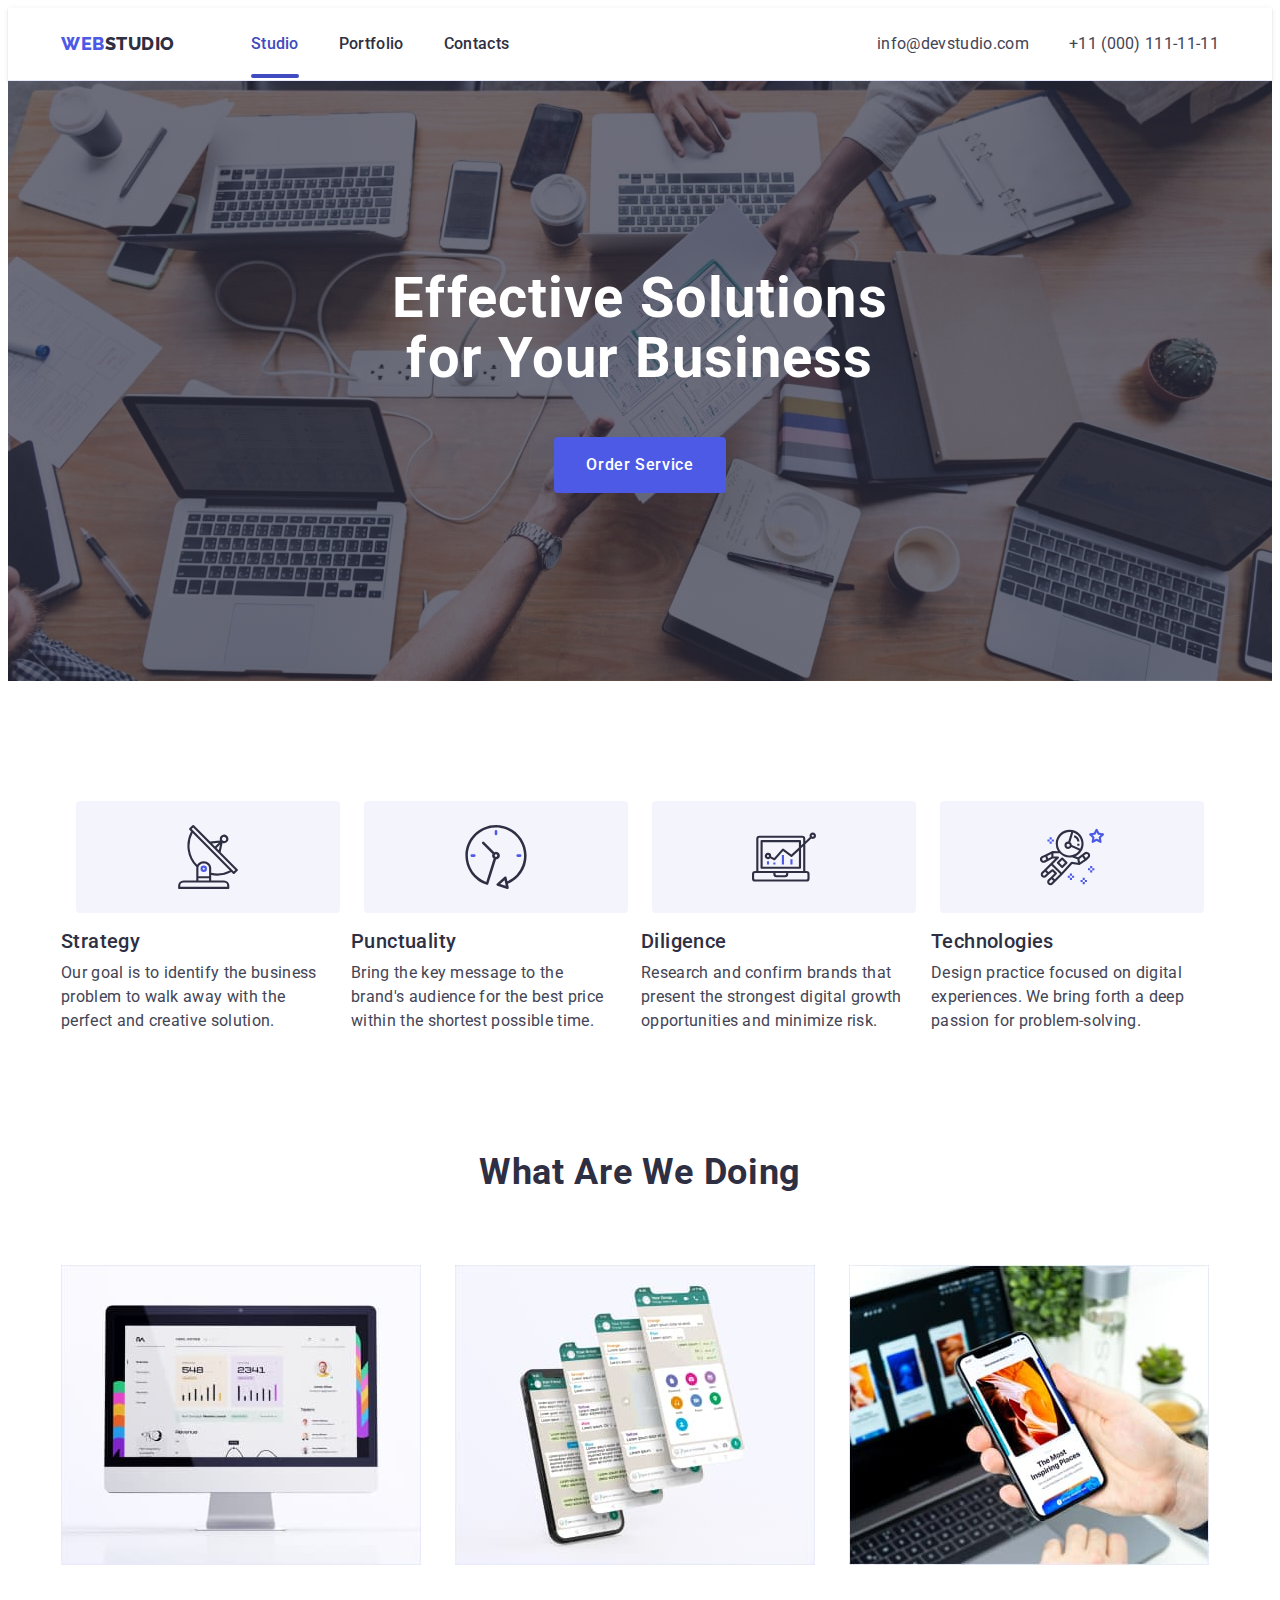
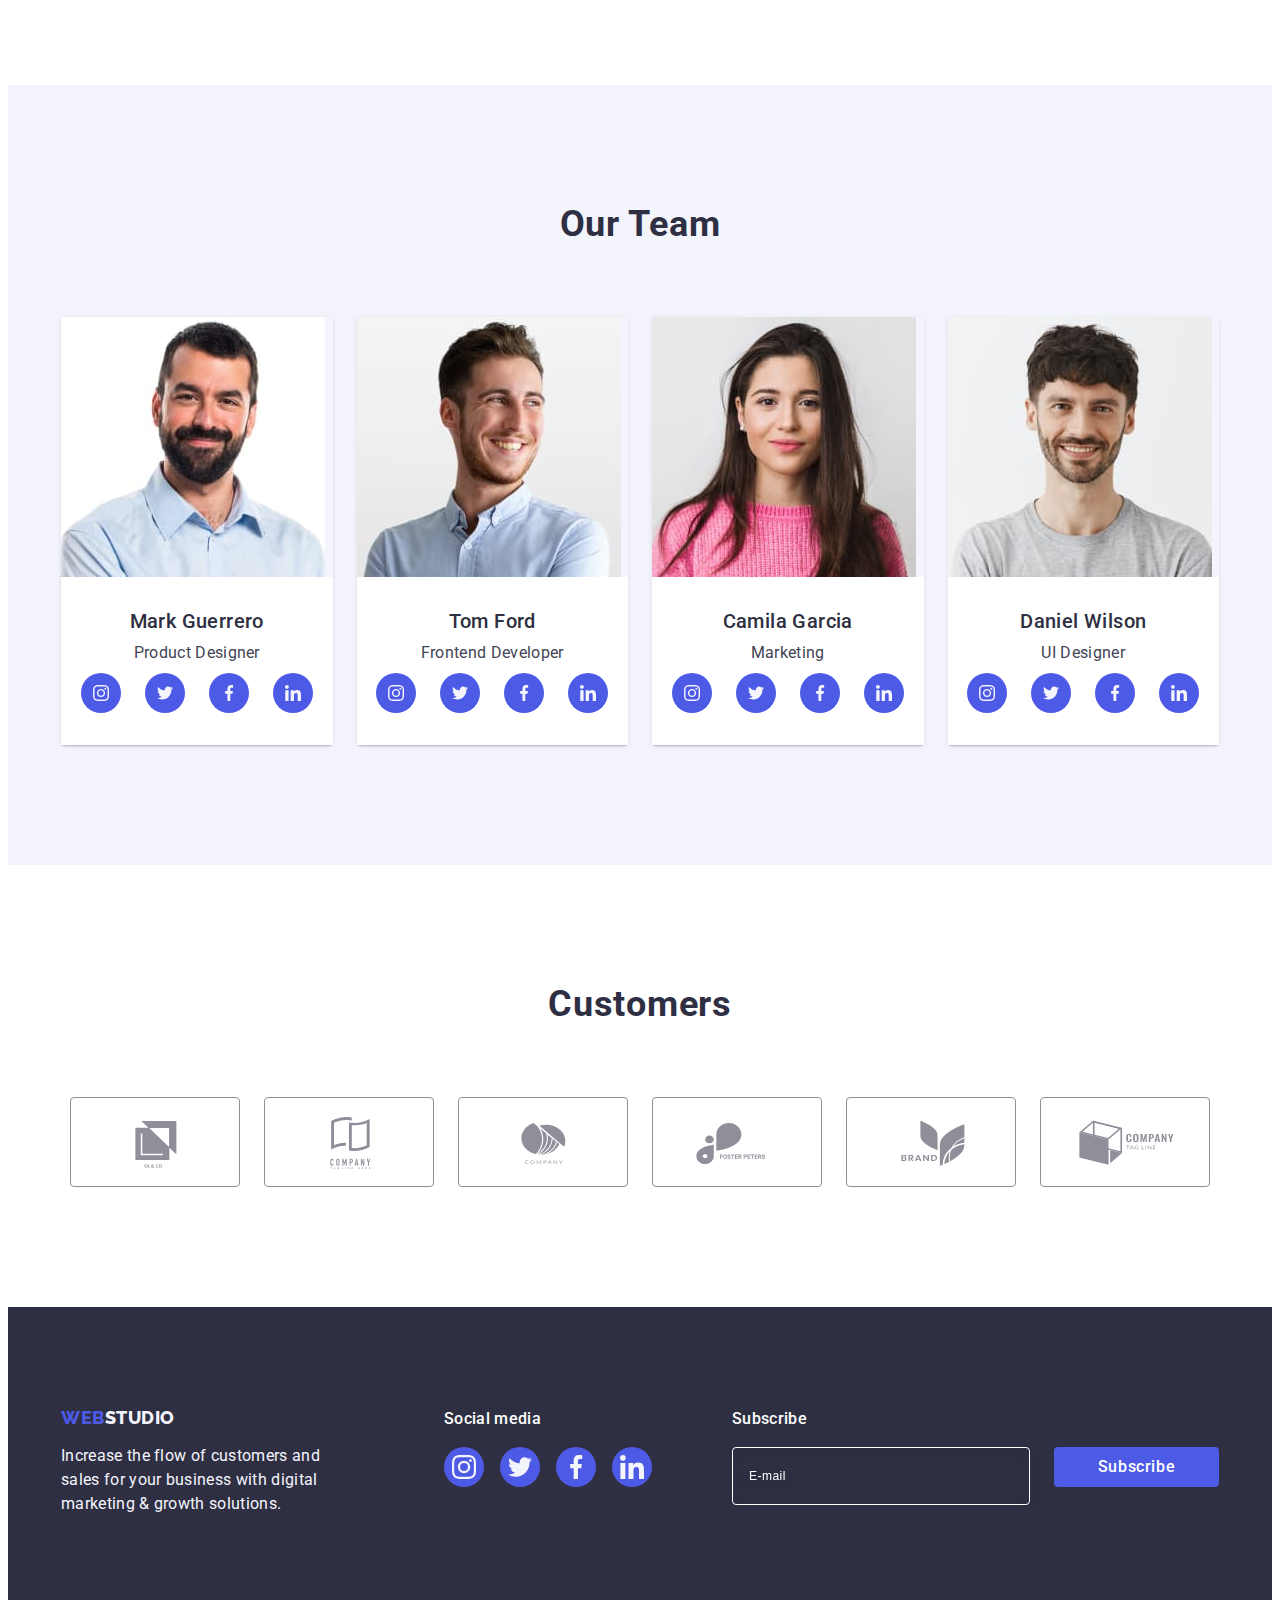
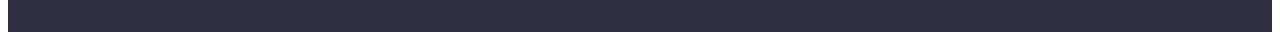
<file: index.html>
<!DOCTYPE html>
<html lang="en">
  <head>
    <meta charset="UTF-8" />
    <meta http-equiv="X-UA-Compatible" content="IE=edge" />
    <meta name="viewport" content="width=device-width, initial-scale=1.0" />
    <title>Studio</title>

    <link
      rel="stylesheet"
      href="https://cdnjs.cloudflare.com/ajax/libs/modern-normalize/2.0.0/modern-normalize.min.css"
      integrity="sha512-4xo8blKMVCiXpTaLzQSLSw3KFOVPWhm/TRtuPVc4WG6kUgjH6J03IBuG7JZPkcWMxJ5huwaBpOpnwYElP/m6wg=="
      crossorigin="anonymous"
      referrerpolicy="no-referrer"
    />
    <link rel="preconnect" href="https://fonts.googleapis.com" />
    <link rel="preconnect" href="https://fonts.googleapis.com" />
    <link rel="preconnect" href="https://fonts.gstatic.com" crossorigin />
    <link
      href="https://fonts.googleapis.com/css2?family=Raleway:wght@800&family=Roboto:wght@400;500;700;900&display=swap"
      rel="stylesheet"
    />
    <link rel="stylesheet" href="./css/styles.css" />
  </head>
  <body>
    <header class="page-header">
      <div class="container page-header-container">
        <nav class="header-nav">
          <a class="logo link" href="./index.html"
            >Web<span class="logo-header">Studio</span></a
          >
          <ul class="menu list">
            <li class="menu-item">
              <a class="menu-link current link" href="./index.html">Studio</a>
            </li>
            <li class="menu-item">
              <a class="menu-link link" href="./portfolio.html">Portfolio</a>
            </li>
            <li class="menu-item">
              <a class="menu-link link" href="">Contacts</a>
            </li>
          </ul>
        </nav>
        <address>
          <ul class="contact-list list">
            <li class="contact-items">
              <a class="contact-item link" href="mailto:info@devstudio.com"
                >info@devstudio.com</a
              >
            </li>
            <li class="contact-items">
              <a class="contact-item link" href="tel:+110001111111"
                >+11 (000) 111-11-11</a
              >
            </li>
          </ul>
        </address>
      </div>
    </header>
    <main>
      <section class="hero-section">
        <div class="container container-hero">
          <h1 class="hero-title">Effective Solutions for Your Business</h1>
          <button class="hero-btn" type="button" data-modal-open>
            Order Service
          </button>
        </div>
      </section>
      <section class="advantages-section section">
        <div class="container container-advantages">
          <h2 hidden>Advantages</h2>
          <ul class="advantages-picture-list list">
            <li class="advantages-picture-item">
              <div class="advantages-picture-box">
                <svg
                  class="advantages-picture-icon"
                  aria-label="icon antenna"
                  width="64"
                  height="64"
                >
                  <use href="./images/icons.svg#icon-antenna"></use>
                </svg>
              </div>
            </li>
            <li class="advantages-picture-item">
              <div class="advantages-picture-box">
                <svg
                  class="advantages-picture-icon"
                  aria-label="icon clock"
                  width="64"
                  height="64"
                >
                  <use href="./images/icons.svg#icon-clock"></use>
                </svg>
              </div>
            </li>
            <li class="advantages-picture-item">
              <div class="advantages-picture-box">
                <svg
                  class="advantages-picture-icon"
                  aria-label="icon diagram"
                  width="64"
                  height="64"
                >
                  <use href="./images/icons.svg#icon-diagram"></use>
                </svg>
              </div>
            </li>
            <li class="advantages-picture-item">
              <div class="advantages-picture-box">
                <svg
                  class="advantages-picture-icon"
                  aria-label="icon astronau"
                  width="64"
                  height="64"
                >
                  <use href="./images/icons.svg#icon-astronaut"></use>
                </svg>
              </div>
            </li>
          </ul>
          <ul class="advantages-list list">
            <li class="advantages-item">
              <h3 class="advantages-title">Strategy</h3>
              <p class="advantages-text">
                Our goal is to identify the business problem to walk away with
                the perfect and creative solution.
              </p>
            </li>
            <li class="advantages-item">
              <h3 class="advantages-title">Punctuality</h3>
              <p class="advantages-text">
                Bring the key message to the brand's audience for the best price
                within the shortest possible time.
              </p>
            </li>
            <li class="advantages-item">
              <h3 class="advantages-title">Diligence</h3>
              <p class="advantages-text">
                Research and confirm brands that present the strongest digital
                growth opportunities and minimize risk.
              </p>
            </li>
            <li class="advantages-item">
              <h3 class="advantages-title">Technologies</h3>
              <p class="advantages-text">
                Design practice focused on digital experiences. We bring forth a
                deep passion for problem-solving.
              </p>
            </li>
          </ul>
        </div>
      </section>
      <section class="product-section section">
        <div class="container">
          <h2 class="product-title">What are we doing</h2>
          <ul class="product-list list">
            <li class="product-item">
              <img
                class="product-img"
                src="./images/what-are-we-doing/img-1.jpg"
                alt="screen"
                width="360"
                height="300"
              />
            </li>
            <li class="product-item">
              <img
                class="product-img"
                src="./images/what-are-we-doing/img-2.jpg"
                alt="addition"
                width="360"
                height="300"
              />
            </li>
            <li class="product-item">
              <img
                class="product-img"
                src="./images/what-are-we-doing/img-3.jpg"
                alt="phone"
                width="360"
                height="300"
              />
            </li>
          </ul>
        </div>
      </section>
      <section class="team-section section">
        <div class="container">
          <h2 class="team-main-title">Our Team</h2>
          <ul class="team-list list">
            <li class="team-item">
              <img
                class="team-img"
                src="./images/our-team/mark-guerrero.jpg"
                alt="man"
                width="264"
                height="260"
              />
              <div class="team-title-box">
                <h3 class="team-title">Mark Guerrero</h3>
                <p class="team-subtitle">Product Designer</p>
                <ul class="social-list list">
                  <li class="social-list-item">
                    <a href="" class="social-list-link">
                      <svg
                        class="social-list-icon"
                        aria-label="icon instagram"
                        width="16"
                        height="16"
                      >
                        <use href="./images/icons.svg#icon-instagram"></use>
                      </svg>
                    </a>
                  </li>
                  <li class="social-list-item">
                    <a href="" class="social-list-link">
                      <svg
                        class="social-list-icon"
                        aria-label="icon twitter"
                        width="16"
                        height="16"
                      >
                        <use href="./images/icons.svg#icon-twitter"></use>
                      </svg>
                    </a>
                  </li>
                  <li class="social-list-item">
                    <a href="" class="social-list-link">
                      <svg
                        class="social-list-icon"
                        aria-label="icon facebook"
                        width="16"
                        height="16"
                      >
                        <use href="./images/icons.svg#icon-facebook"></use>
                      </svg>
                    </a>
                  </li>
                  <li class="social-list-item">
                    <a href="" class="social-list-link">
                      <svg
                        class="social-list-icon"
                        aria-label="icon-linkedin"
                        width="16"
                        height="16"
                      >
                        <use href="./images/icons.svg#icon-linkedin"></use>
                      </svg>
                    </a>
                  </li>
                </ul>
              </div>
            </li>
            <li class="team-item">
              <img
                class="team-img"
                src="./images/our-team/tom-ford.jpg"
                alt="man"
                width="264"
                height="260"
              />
              <div class="team-title-box">
                <h3 class="team-title">Tom Ford</h3>
                <p class="team-subtitle">Frontend Developer</p>
                <ul class="social-list list">
                  <li class="social-list-item">
                    <a href="" class="social-list-link">
                      <svg
                        class="social-list-icon"
                        aria-label="icon instagram"
                        width="16"
                        height="16"
                      >
                        <use href="./images/icons.svg#icon-instagram"></use>
                      </svg>
                    </a>
                  </li>
                  <li class="social-list-item">
                    <a href="" class="social-list-link">
                      <svg
                        class="social-list-icon"
                        aria-label="icon twitter"
                        width="16"
                        height="16"
                      >
                        <use href="./images/icons.svg#icon-twitter"></use>
                      </svg>
                    </a>
                  </li>
                  <li class="social-list-item">
                    <a href="" class="social-list-link">
                      <svg
                        class="social-list-icon"
                        aria-label="icon facebook"
                        width="16"
                        height="16"
                      >
                        <use href="./images/icons.svg#icon-facebook"></use>
                      </svg>
                    </a>
                  </li>
                  <li class="social-list-item">
                    <a href="" class="social-list-link">
                      <svg
                        class="social-list-icon"
                        aria-label="icon-linkedin"
                        width="16"
                        height="16"
                      >
                        <use href="./images/icons.svg#icon-linkedin"></use>
                      </svg>
                    </a>
                  </li>
                </ul>
              </div>
            </li>
            <li class="team-item">
              <img
                class="team-img"
                src="./images/our-team/camila-garcia.jpg"
                alt="woman"
                width="264"
                height="260"
              />
              <div class="team-title-box">
                <h3 class="team-title">Camila Garcia</h3>
                <p class="team-subtitle">Marketing</p>
                <ul class="social-list list">
                  <li class="social-list-item">
                    <a href="" class="social-list-link">
                      <svg
                        class="social-list-icon"
                        aria-label="icon instagram"
                        width="16"
                        height="16"
                      >
                        <use href="./images/icons.svg#icon-instagram"></use>
                      </svg>
                    </a>
                  </li>
                  <li class="social-list-item">
                    <a href="" class="social-list-link">
                      <svg
                        class="social-list-icon"
                        aria-label="icon twitter"
                        width="16"
                        height="16"
                      >
                        <use href="./images/icons.svg#icon-twitter"></use>
                      </svg>
                    </a>
                  </li>
                  <li class="social-list-item">
                    <a href="" class="social-list-link">
                      <svg
                        class="social-list-icon"
                        aria-label="icon facebook"
                        width="16"
                        height="16"
                      >
                        <use href="./images/icons.svg#icon-facebook"></use>
                      </svg>
                    </a>
                  </li>
                  <li class="social-list-item">
                    <a href="" class="social-list-link">
                      <svg
                        class="social-list-icon"
                        aria-label="icon-linkedin"
                        width="16"
                        height="16"
                      >
                        <use href="./images/icons.svg#icon-linkedin"></use>
                      </svg>
                    </a>
                  </li>
                </ul>
              </div>
            </li>
            <li class="team-item">
              <img
                class="team-img"
                src="./images/our-team/daniel-wilson.jpg"
                alt="man"
                width="264"
                height="260"
              />
              <div class="team-title-box">
                <h3 class="team-title">Daniel Wilson</h3>
                <p class="team-subtitle">UI Designer</p>
                <ul class="social-list list">
                  <li class="social-list-item">
                    <a href="" class="social-list-link">
                      <svg
                        class="social-list-icon"
                        aria-label="icon instagram"
                        width="16"
                        height="16"
                      >
                        <use href="./images/icons.svg#icon-instagram"></use>
                      </svg>
                    </a>
                  </li>
                  <li class="social-list-item">
                    <a href="" class="social-list-link">
                      <svg
                        class="social-list-icon"
                        aria-label="icon twitter"
                        width="16"
                        height="16"
                      >
                        <use href="./images/icons.svg#icon-twitter"></use>
                      </svg>
                    </a>
                  </li>
                  <li class="social-list-item">
                    <a href="" class="social-list-link">
                      <svg
                        class="social-list-icon"
                        aria-label="icon facebook"
                        width="16"
                        height="16"
                      >
                        <use href="./images/icons.svg#icon-facebook"></use>
                      </svg>
                    </a>
                  </li>
                  <li class="social-list-item">
                    <a href="" class="social-list-link">
                      <svg
                        class="social-list-icon"
                        aria-label="icon linkedin"
                        width="16"
                        height="16"
                      >
                        <use href="./images/icons.svg#icon-linkedin"></use>
                      </svg>
                    </a>
                  </li>
                </ul>
              </div>
            </li>
          </ul>
        </div>
      </section>
      <section class="section section-customers">
        <div class="container">
          <h2 class="team-title-customers">Customers</h2>
          <ul class="team-customers-list list">
            <li class="team-customers-item">
              <a href="" class="team-customers-link">
                <svg
                  class="team-customers-icon"
                  aria-label="company logo"
                  width="104"
                  height="56"
                >
                  <use href="./images/icons.svg#icon-Logo-1"></use>
                </svg>
              </a>
            </li>
            <li class="team-customers-item">
              <a href="" class="team-customers-link">
                <svg
                  class="team-customers-icon"
                  aria-label="company logo"
                  width="104"
                  height="56"
                >
                  <use href="./images/icons.svg#icon-Logo-2"></use>
                </svg>
              </a>
            </li>
            <li class="team-customers-item">
              <a href="" class="team-customers-link">
                <svg
                  class="team-customers-icon"
                  aria-label="company logo"
                  width="104"
                  height="56"
                >
                  <use href="./images/icons.svg#icon-Logo-3"></use>
                </svg>
              </a>
            </li>
            <li class="team-customers-item">
              <a href="" class="team-customers-link">
                <svg
                  class="team-customers-icon"
                  aria-label="company logo"
                  width="104"
                  height="56"
                >
                  <use href="./images/icons.svg#icon-Logo-4"></use>
                </svg>
              </a>
            </li>
            <li class="team-customers-item">
              <a href="" class="team-customers-link">
                <svg
                  class="team-customers-icon"
                  aria-label="company logo"
                  width="104"
                  height="56"
                >
                  <use href="./images/icons.svg#icon-Logo-5"></use>
                </svg>
              </a>
            </li>
            <li class="team-customers-item">
              <a href="" class="team-customers-link">
                <svg
                  class="team-customers-icon"
                  aria-label="company logo"
                  width="104"
                  height="56"
                >
                  <use href="./images/icons.svg#icon-Logo-6"></use>
                </svg>
              </a>
            </li>
          </ul>
        </div>
      </section>
    </main>
    <footer class="page-footer">
      <div class="container footer-container">
        <div class="footer-box-left">
          <a class="logo logo-footer link" href="./index.html"
            >Web<span class="logo-footer-color">Studio</span></a
          >
          <p class="footer-text">
            Increase the flow of customers and sales for your business with
            digital marketing & growth solutions.
          </p>
        </div>
        <div class="footer-box-social">
          <p class="footer-text-social">Social media</p>
          <ul class="foter-social-list list">
            <li class="footer-social-list-item">
              <a href="" class="footer-social-list-link">
                <svg
                  class="footer-social-list-icon"
                  aria-label="icon instagram"
                  width="24"
                  height="24"
                >
                  <use href="./images/icons.svg#icon-instagram"></use>
                </svg>
              </a>
            </li>
            <li class="footer-social-list-item">
              <a href="" class="footer-social-list-link">
                <svg
                  class="footer-social-list-icon"
                  aria-label="icon twitter"
                  width="24"
                  height="24"
                >
                  <use href="./images/icons.svg#icon-twitter"></use>
                </svg>
              </a>
            </li>
            <li class="footer-social-list-item">
              <a href="" class="footer-social-list-link">
                <svg
                  class="footer-social-list-icon"
                  aria-label="icon facebook"
                  width="24"
                  height="24"
                >
                  <use href="./images/icons.svg#icon-facebook"></use>
                </svg>
              </a>
            </li>
            <li class="footer-social-list-item">
              <a href="" class="footer-social-list-link">
                <svg
                  class="footer-social-list-icon"
                  aria-label="icon linkedin"
                  width="24"
                  height="24"
                >
                  <use href="./images/icons.svg#icon-linkedin"></use>
                </svg>
              </a>
            </li>
          </ul>
        </div>
        <div class="subscribe">
          <p class="footer-text-subscribe">Subscribe</p>
          <form class="footer-form">
            <label class="footer-form-wrapper">
              <input
                name="user-email-subscribe"
                class="footer-form-input"
                type="email"
                pattern="[a-zA-Z0-9@-_]"
                placeholder="E-mail"
            /></label>

            <button type="submit" class="footer-subscribe-btn">
              Subscribe
              <svg
                class="footer-form-btn-icon"
                aria-label="icon-frame"
                width="24"
                height="24"
              >
                <use href="./images/icons.svg#icon-frame"></use>
              </svg>
            </button>
          </form>
        </div>
      </div>
    </footer>
    <div class="backdrop is-hidden" data-modal>
      <div class="modal">
        <button type="button" class="modal-close-btn" data-modal-close>
          <svg
            class="modal-close-icon"
            aria-label="close button"
            width="8"
            height="8"
          >
            <use href="./images/icons.svg#icon-close-black"></use>
          </svg>
        </button>

        <p class="modal-title">Leave your contacts and we will call you back</p>

        <form class="contact-form">
          <div class="contact-form-wrapper">
            <label class="contact-form-field-wrapper" for="user-name">
              <span class="contact-form-field-desc">Name</span></label
            >
            <div class="contact-form-input-wrapper">
              <input
                name="user-name"
                class="contact-form-input"
                type="text"
                pattern="[a-zA-Zа-яА-ЯіІїЇґҐєЄ']+"
                id="user-name"
              />
              <svg
                class="contact-form-icon"
                aria-label="icon person"
                width="18"
                height="24"
              >
                <use href="./images/icons.svg#icon-person-black"></use>
              </svg>
            </div>
          </div>

          <div class="contact-form-wrapper">
            <label class="contact-form-field-wrapper" for="user_tel">
              <span class="contact-form-field-desc">Phone</span></label
            >
            <div class="contact-form-input-wrapper">
              <input
                class="contact-form-input"
                type="tel"
                name="user_tel"
                pattern="[0-9]{3}[0-9]{3}[0-9]{2}[0-9]{2}"
                title="xxx-xxx-xx-xx"
                id="user_tel"
              />
              <svg
                class="contact-form-icon"
                aria-label="icon phone"
                width="18"
                height="24"
              >
                <use href="./images/icons.svg#icon-phone-black"></use>
              </svg>
            </div>
          </div>

          <div class="contact-form-wrapper">
            <label class="contact-form-field-wrapper" for="user_email">
              <span class="contact-form-field-desc">Email</span></label
            >
            <div class="contact-form-input-wrapper">
              <input
                class="contact-form-input"
                type="email"
                name="user_email"
                pattern="[a-zA-Z0-9@-_]"
                id="user_email"
              />
              <svg
                class="contact-form-icon"
                aria-label="icon email"
                width="18"
                height="24"
              >
                <use href="./images/icons.svg#icon-email-black"></use>
              </svg>
            </div>
          </div>

          <div class="contact-form-comment-wrapper">
            <label class="contact-form-field-wrapper" for="user-comment">
              <span class="contact-form-field-desc">Comment</span></label
            >
            <textarea
              name="user-comment"
              class="contact-form-comment"
              placeholder="Text input"
              id="user-comment"
            ></textarea>
          </div>
          <div class="contact-form-policy">
            <input
              name="user-privacy"
              class="contact-form-checkbox visually-hidden"
              type="checkbox"
              id="user-privacy"
              value="true"
            />
            <label class="contact-form-checkbox-wrapper" for="user-privacy">
              <span class="contact-form-icon-checkbox"
                ><svg
                  class="contact-form-own-checkbox"
                  aria-label="checkbox"
                  width="10"
                  height="8"
                >
                  <use href="./images/icons.svg#icon-chekbox"></use>
                </svg>
              </span>
              I accept the terms and conditions of the
              <a class="contact-form-checkbox-policy" href="">Privacy Policy</a>
            </label>
          </div>
          <button type="submit" class="contact-form-btn">Send</button>
        </form>
      </div>
    </div>
    <script src="./js/modal.js"></script>
  </body>
</html>
</file>
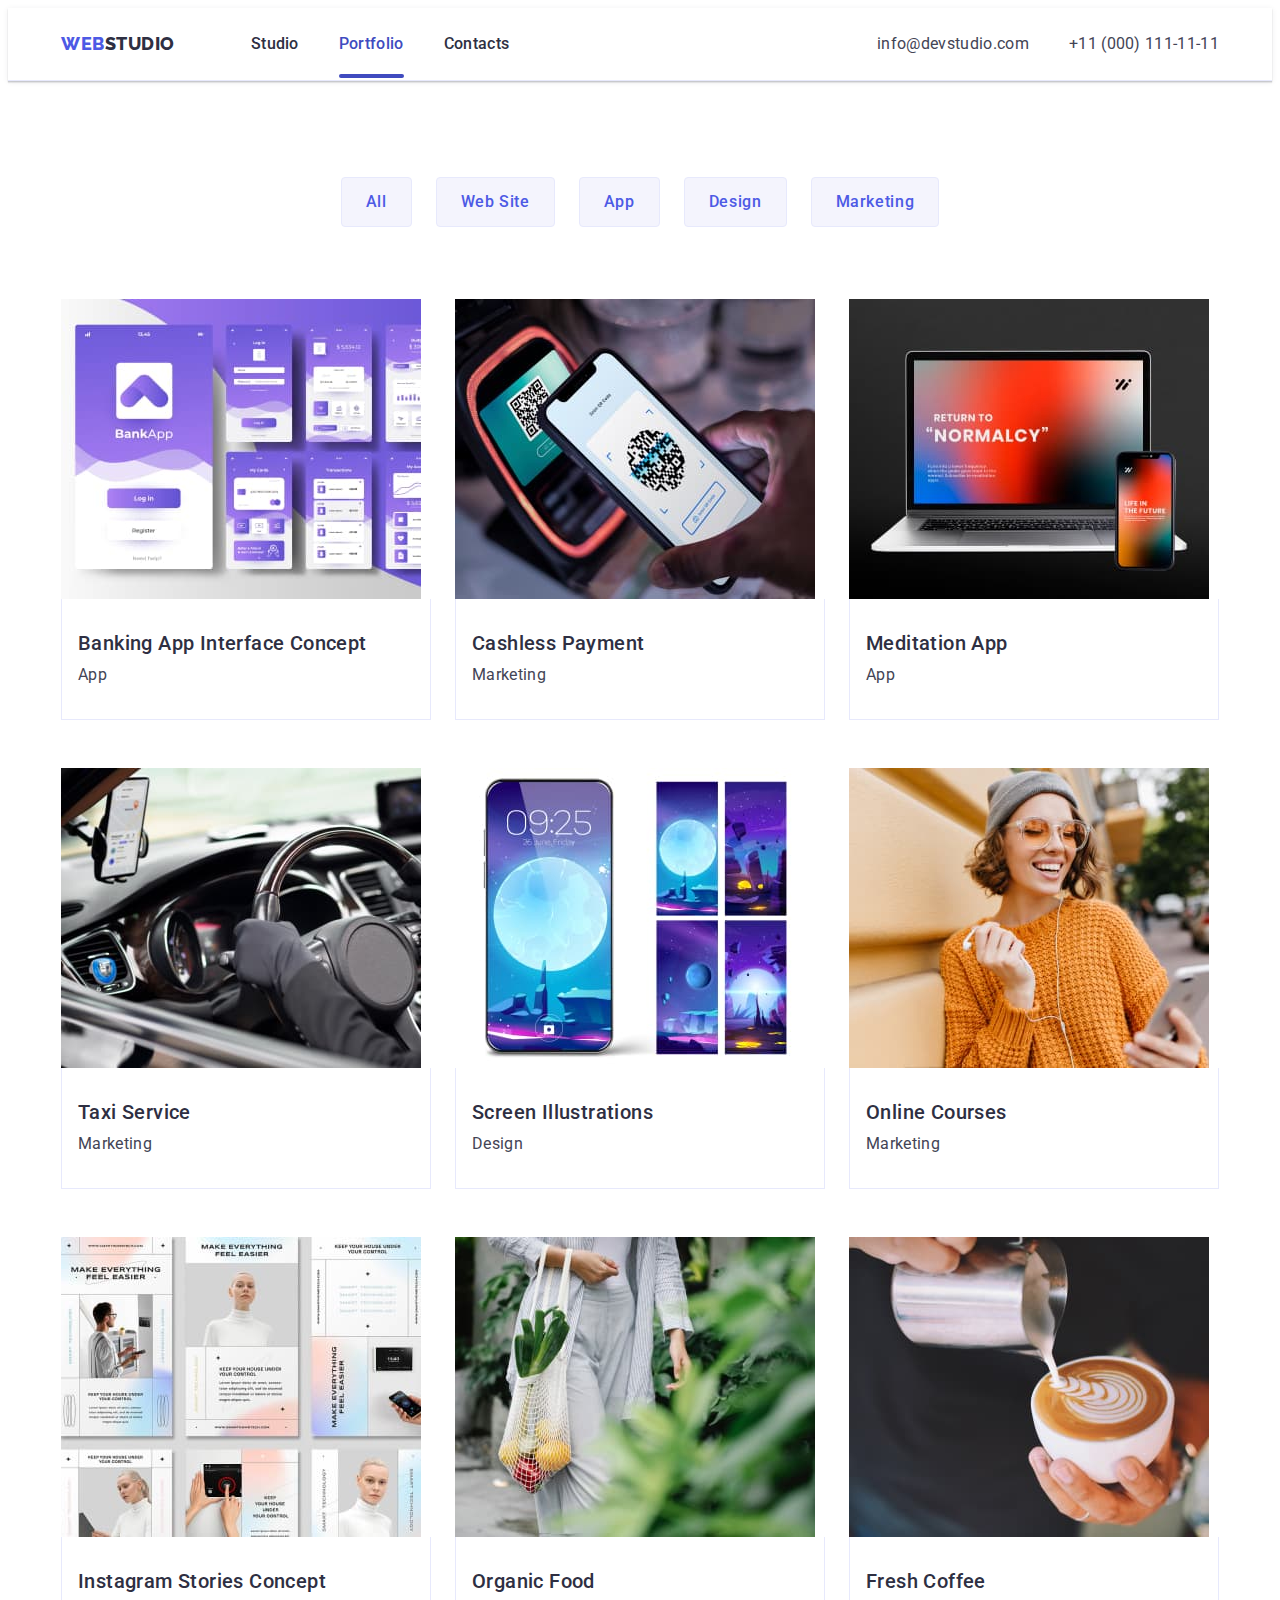
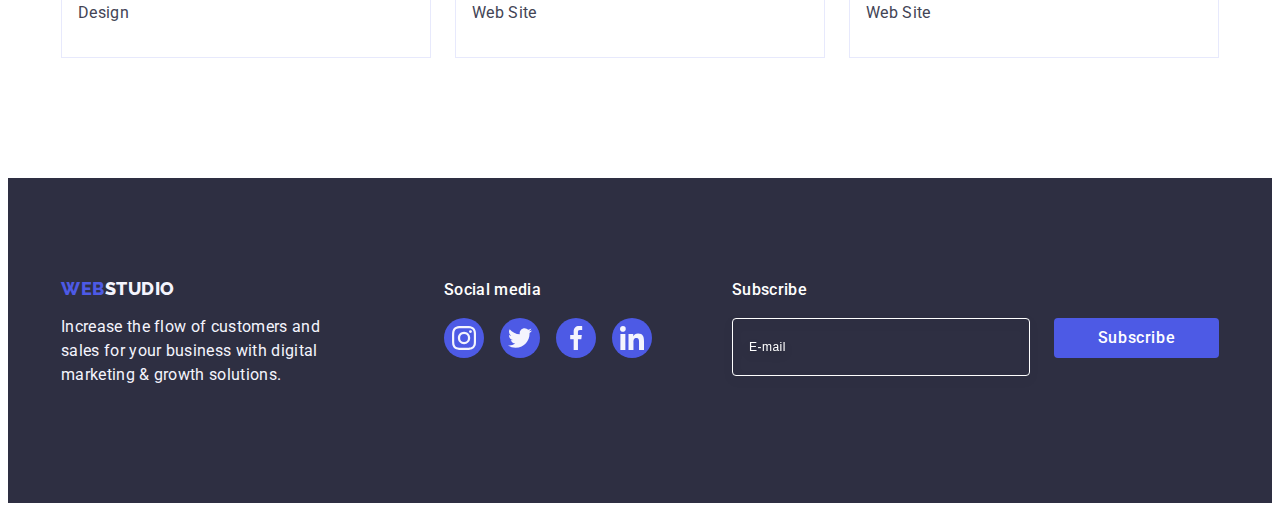
<file: portfolio.html>
<!DOCTYPE html>
<html lang="en">
  <head>
    <meta charset="UTF-8" />
    <meta http-equiv="X-UA-Compatible" content="IE=edge" />
    <meta name="viewport" content="width=device-width, initial-scale=1.0" />
    <title>Portfolio</title>
    <link
      rel="stylesheet"
      href="https://cdnjs.cloudflare.com/ajax/libs/modern-normalize/2.0.0/modern-normalize.min.css"
      integrity="sha512-4xo8blKMVCiXpTaLzQSLSw3KFOVPWhm/TRtuPVc4WG6kUgjH6J03IBuG7JZPkcWMxJ5huwaBpOpnwYElP/m6wg=="
      crossorigin="anonymous"
      referrerpolicy="no-referrer"
    />
    <link rel="preconnect" href="https://fonts.googleapis.com" />
    <link rel="preconnect" href="https://fonts.gstatic.com" crossorigin />
    <link
      href="https://fonts.googleapis.com/css2?family=Raleway:wght@800&family=Roboto:wght@400;500;700&display=swap"
      rel="stylesheet"
    />
    <link rel="stylesheet" href="./css/styles.css" />
  </head>
  <body>
    <header class="page-header">
      <div class="container page-header-container">
        <nav class="header-nav">
          <a class="logo link" href="./index.html"
            >Web<span class="logo-header">Studio</span></a
          >
          <ul class="menu list">
            <li class="menu-item">
              <a class="menu-link link" href="./index.html">Studio</a>
            </li>
            <li class="menu-item">
              <a class="menu-link link current" href="./portfolio.html"
                >Portfolio</a
              >
            </li>
            <li class="menu-item">
              <a class="menu-link link" href="">Contacts</a>
            </li>
          </ul>
        </nav>
        <address>
          <ul class="contact-list list">
            <li class="contact-items">
              <a class="contact-item link" href="mailto:info@devstudio.com"
                >info@devstudio.com</a
              >
            </li>
            <li class="contact-items">
              <a class="contact-item link" href="tel:+110001111111"
                >+11 (000) 111-11-11</a
              >
            </li>
          </ul>
        </address>
      </div>
    </header>
    <main>
      <section class="service-filter-section section">
        <div class="container">
          <h1 hidden>our services</h1>
          <ul class="service-filter-list list">
            <li class="service-filter-item">
              <button class="service-filter-btn" type="button">All</button>
            </li>
            <li class="service-filter-item">
              <button class="service-filter-btn" type="button">Web Site</button>
            </li>
            <li class="service-filter-item">
              <button class="service-filter-btn" type="button">App</button>
            </li>
            <li class="service-filter-item">
              <button class="service-filter-btn" type="button">Design</button>
            </li>
            <li class="service-filter-item">
              <button class="service-filter-btn" type="button">
                Marketing
              </button>
            </li>
          </ul>
          <ul class="service-list list">
            <li class="service-item">
              <a class="service-item-link link" href="">
                <div class="service-list-img-wrapper">
                  <img
                    class="service-img"
                    src="./images/our-services/banking-app-interface-concept.jpg"
                    alt="banking app"
                    width="360"
                    height="300"
                  />
                  <p class="overlay">
                    14 Stylish and User-Friendly App Design Concepts · Task
                    Manager App · Calorie Tracker App · Exotic Fruit Ecommerce
                    App · Cloud Storage App
                  </p>
                </div>

                <div class="service-title-box">
                  <h2 class="service-title">Banking App Interface Concept</h2>
                  <p class="service-subtitle">App</p>
                </div>
              </a>
            </li>
            <li class="service-item">
              <a class="service-item-link link" href="">
                <div class="service-list-img-wrapper">
                  <img
                    class="service-img"
                    src="./images/our-services/cashless-payment.jpg"
                    alt="cashless payment"
                    width="360"
                    height="300"
                  />
                  <p class="overlay">
                    14 Stylish and User-Friendly App Design Concepts · Task
                    Manager App · Calorie Tracker App · Exotic Fruit Ecommerce
                    App · Cloud Storage App
                  </p>
                </div>

                <div class="service-title-box">
                  <h2 class="service-title">Cashless Payment</h2>
                  <p class="service-subtitle">Marketing</p>
                </div>
              </a>
            </li>
            <li class="service-item">
              <a class="service-item-link link" href="">
                <div class="service-list-img-wrapper">
                  <img
                    class="service-img"
                    src="./images/our-services/meditation-app.jpg"
                    alt="laptop"
                    width="360"
                    height="300"
                  />
                  <p class="overlay">
                    14 Stylish and User-Friendly App Design Concepts · Task
                    Manager App · Calorie Tracker App · Exotic Fruit Ecommerce
                    App · Cloud Storage App
                  </p>
                </div>

                <div class="service-title-box">
                  <h2 class="service-title">Meditation App</h2>
                  <p class="service-subtitle">App</p>
                </div>
              </a>
            </li>
            <li class="service-item">
              <a class="service-item-link link" href="">
                <div class="service-list-img-wrapper">
                  <img
                    class="service-img"
                    src="./images/our-services/taxi-service.jpg"
                    alt="car steering wheel"
                    width="360"
                    height="300"
                  />
                  <p class="overlay">
                    14 Stylish and User-Friendly App Design Concepts · Task
                    Manager App · Calorie Tracker App · Exotic Fruit Ecommerce
                    App · Cloud Storage App
                  </p>
                </div>

                <div class="service-title-box">
                  <h2 class="service-title">Taxi Service</h2>
                  <p class="service-subtitle">Marketing</p>
                </div>
              </a>
            </li>
            <li class="service-item">
              <a class="service-item-link link" href="">
                <div class="service-list-img-wrapper">
                  <img
                    class="service-img"
                    src="./images/our-services/screen-illustrations.jpg"
                    alt="phone screen"
                    width="360"
                    height="300"
                  />
                  <p class="overlay">
                    14 Stylish and User-Friendly App Design Concepts · Task
                    Manager App · Calorie Tracker App · Exotic Fruit Ecommerce
                    App · Cloud Storage App
                  </p>
                </div>

                <div class="service-title-box">
                  <h2 class="service-title">Screen Illustrations</h2>
                  <p class="service-subtitle">Design</p>
                </div>
              </a>
            </li>
            <li class="service-item">
              <a class="service-item-link link" href="">
                <div class="service-list-img-wrapper">
                  <img
                    class="service-img"
                    src="./images/our-services/online-courses.jpg"
                    alt="woman"
                    width="360"
                    height="300"
                  />
                  <p class="overlay">
                    14 Stylish and User-Friendly App Design Concepts · Task
                    Manager App · Calorie Tracker App · Exotic Fruit Ecommerce
                    App · Cloud Storage App
                  </p>
                </div>

                <div class="service-title-box">
                  <h2 class="service-title">Online Courses</h2>
                  <p class="service-subtitle">Marketing</p>
                </div>
              </a>
            </li>
            <li class="service-item">
              <a class="service-item-link link" href="">
                <div class="service-list-img-wrapper">
                  <img
                    class="service-img"
                    src="./images/our-services/instagram-stories-concept.jpg"
                    alt="screen stories"
                    width="360"
                    height="300"
                  />
                  <p class="overlay">
                    14 Stylish and User-Friendly App Design Concepts · Task
                    Manager App · Calorie Tracker App · Exotic Fruit Ecommerce
                    App · Cloud Storage App
                  </p>
                </div>

                <div class="service-title-box">
                  <h2 class="service-title">Instagram Stories Concept</h2>
                  <p class="service-subtitle">Design</p>
                </div>
              </a>
            </li>
            <li class="service-item">
              <a class="service-item-link link" href="">
                <div class="service-list-img-wrapper">
                  <img
                    class="service-img"
                    src="./images/our-services/organic-food.jpg"
                    alt="woman with food in a bag"
                    width="360"
                    height="300"
                  />
                  <p class="overlay">
                    14 Stylish and User-Friendly App Design Concepts · Task
                    Manager App · Calorie Tracker App · Exotic Fruit Ecommerce
                    App · Cloud Storage App
                  </p>
                </div>

                <div class="service-title-box">
                  <h2 class="service-title">Organic Food</h2>
                  <p class="service-subtitle">Web Site</p>
                </div>
              </a>
            </li>
            <li class="service-item">
              <a class="service-item-link link" href="">
                <div class="service-list-img-wrapper">
                  <img
                    class="service-img"
                    src="./images/our-services/fresh-coffee.jpg"
                    alt="cup of coffee"
                    width="360"
                    height="300"
                  />
                  <p class="overlay">
                    14 Stylish and User-Friendly App Design Concepts · Task
                    Manager App · Calorie Tracker App · Exotic Fruit Ecommerce
                    App · Cloud Storage App
                  </p>
                </div>

                <div class="service-title-box">
                  <h2 class="service-title">Fresh Coffee</h2>
                  <p class="service-subtitle">Web Site</p>
                </div>
              </a>
            </li>
          </ul>
        </div>
      </section>
    </main>
    <footer class="page-footer">
      <div class="container footer-container">
        <div class="footer-box-left">
          <a class="logo logo-footer link" href="./index.html"
            >Web<span class="logo-footer-color">Studio</span></a
          >
          <p class="footer-text">
            Increase the flow of customers and sales for your business with
            digital marketing & growth solutions.
          </p>
        </div>
        <div class="footer-box-social">
          <p class="footer-text-social">Social media</p>
          <ul class="foter-social-list list">
            <li class="footer-social-list-item">
              <a href="" class="footer-social-list-link">
                <svg
                  class="footer-social-list-icon"
                  aria-label="icon instagram"
                  width="24"
                  height="24"
                >
                  <use href="./images/icons.svg#icon-instagram"></use>
                </svg>
              </a>
            </li>
            <li class="footer-social-list-item">
              <a href="" class="footer-social-list-link">
                <svg
                  class="footer-social-list-icon"
                  aria-label="icon twitter"
                  width="24"
                  height="24"
                >
                  <use href="./images/icons.svg#icon-twitter"></use>
                </svg>
              </a>
            </li>
            <li class="footer-social-list-item">
              <a href="" class="footer-social-list-link">
                <svg
                  class="footer-social-list-icon"
                  aria-label="icon facebook"
                  width="24"
                  height="24"
                >
                  <use href="./images/icons.svg#icon-facebook"></use>
                </svg>
              </a>
            </li>
            <li class="footer-social-list-item">
              <a href="" class="footer-social-list-link">
                <svg
                  class="footer-social-list-icon"
                  aria-label="icon linkedin"
                  width="24"
                  height="24"
                >
                  <use href="./images/icons.svg#icon-linkedin"></use>
                </svg>
              </a>
            </li>
          </ul>
        </div>
        <div class="subscribe">
          <p class="footer-text-subscribe">Subscribe</p>
          <form class="footer-form">
            <label class="footer-form-wrapper">
              <input
                name="user-email-subscribe"
                class="footer-form-input"
                type="email"
                pattern="[a-zA-Z0-9@-_]"
                placeholder="E-mail"
            /></label>

            <button type="submit" class="footer-subscribe-btn">
              Subscribe
              <svg
                class="footer-form-btn-icon"
                aria-label="icon-frame"
                width="24"
                height="24"
              >
                <use href="./images/icons.svg#icon-frame"></use>
              </svg>
            </button>
          </form>
        </div>
      </div>
    </footer>
  </body>
</html>
</file>
<file: css/styles.css>
:root {
    --accent-color:#404BBF;
    --primary-background-color-light:#F4F4FD;
    --secondary-background-color-dark:#2E2F42;
    --primary-text-color-dark: #2E2F42;
    --primary-text-color-light:#434455;
    --primary-text-color-white:#ffffff;    
}

.list {
    list-style: none;
}

.link {
    text-decoration: none;
}

button {
    cursor: pointer;
    font-family: inherit;
}

body {
    font-family: 'Roboto', sans-serif;
    font-size: 16px;
    color: #434455;
    background-color: var(--primary-text-color-white)
}

h1,
h2,
h3,
h4,
p {
    margin-top: 0;
    margin-bottom: 0;
}

ul,
ol {
    margin-top: 0;
    margin-bottom: 0;
    padding-left: 0;
}

img {
    display: block;
}

.container {
    width: 1158px;
    margin-left: auto;
    margin-right: auto;
    padding-left: 15px;
    padding-right: 15px;
}

.section {
    padding-top: 120px;
    padding-bottom: 120px;
}

/*======================= header =======================*/

.page-header {
    border-bottom: 1px solid #e7e9fc;
    padding-top: 24px;
    padding-bottom: 24px;
    box-shadow: 0px 2px 1px rgba(46, 47, 66, 0.08),
        0px 1px 1px rgba(46, 47, 66, 0.16),
        0px 1px 6px rgba(46, 47, 66, 0.08);
}

.page-header-container {
    display: flex;
    justify-content: space-between;
    align-items: center;
}

.header-nav {
    display: flex;
    align-items: center;
}

.logo{
    color: #4D5AE5;
    font-family: "Raleway", sans-serif;
    font-weight: 800;
    font-size: 18px;
    line-height: 1.17;
    letter-spacing: 0.03em;
    text-transform: uppercase;
    margin-right: 76px;
    text-align: center;
    display: inline-block;
}

.logo-header{
    color: var(--primary-text-color-dark);
}

.menu {
    display: flex;
    gap: 40px;
    
}

.menu-link {
    font-weight: 500;
    line-height: 1.5;
    letter-spacing: 0.02em;
    color: var(--primary-text-color-dark);
    padding: 24px 0;
    transition: color 250ms cubic-bezier(0.4, 0, 0.2, 1);
    position: relative;
}

.current::after {
    content: '';
    position: absolute;
    display: block;
    width: 100%;
    height: 4px;
    background-color: #404BBF;
    border-radius: 2px;
    bottom: -1px;
}

.current{
    color: #404bbf;
}

.menu-link:hover, .menu-link:focus{
    color: var(--accent-color);
}

.address {
    font-style: normal;
}

.contact-list {
    display: flex;
    margin-left: auto;
    gap: 40px;
}

.contact-item {
    font-style: normal;
    line-height: 1.5;
    letter-spacing: 0.02em;
    color: var(--primary-text-color-light);
    transition: color 250ms cubic-bezier(0.4, 0, 0.2, 1);
}

.contact-item:hover, .contact-item:focus{
    color: var(--accent-color);
}


/*====================== hero ======================*/


.hero-section {
    background: var(--secondary-background-color-dark);
    padding-top: 188px;
    padding-bottom: 188px;
    text-align: center;
    background-image: linear-gradient(rgba(46, 47, 66, 0.7), rgba(46, 47, 66, 0.7)), url(../images/hero/people-office.jpg);
    background-size: cover;
    max-width: 1440px;
    background-repeat: no-repeat;
    background-position: center;
    margin: 0 auto;
}

.hero-title {
    font-size: 16px;
    font-weight: 700;
    font-size: 56px;
    line-height: 1.07;
    letter-spacing: 0.02em;
    color: var(--primary-text-color-white);
    text-align: center;
    max-width: 496px;
    margin-left: auto;
    margin-right: auto;
}
.hero-btn {
    font-size: 16px;
    font-style: normal;
    font-weight: 500;
    line-height: 1.5;
    letter-spacing: 0.04em;
    background: #4D5AE5;
    color: var(--primary-text-color-white);
    border: none;
    border-radius: 4px;
    min-width: 169px;
    padding: 16px 32px 16px 32px;
    margin-top: 48px;
    display: block;
    margin-left: auto;
    margin-right: auto;
    height: 56px;
    transition: background-color 250ms cubic-bezier(0.4, 0, 0.2, 1);
            
}

.hero-btn:hover, .hero-btn:focus {
    background-color: var(--accent-color);
}


/*=================== advantages ===================*/



.advantages-picture-box {
    display: flex;
    justify-content: center;
    align-items: center;
    height: 112px;
    background-color: #f4f4fd;
    border-radius: 4px;
    margin-bottom: 8px;
}

.advantages-picture-list {
    display: flex;
    justify-content: center;
    gap: 24px;
    margin-bottom: 8px;
    
}
.advantages-picture-icon{
margin: 24px 100px;
}

/**/

.advantages-list{
    display: flex;
    gap: 24px;
    margin-top: 8px;
}

.advantages-item {
    flex-basis: calc((100% - 94px) / 4);
    
}

.advantages-title {
    font-weight: 500;
    font-size: 20px;
    line-height: 1.2;
    letter-spacing: 0.02em;
    color: var(--primary-text-color-dark);
    margin-bottom: 8px;
}
.advantages-text {
    line-height: 1.5;
    letter-spacing: 0.02em;
    color: var(--primary-text-color-light);
}


/*====================== product ======================*/

.product-section {
    padding-top: 0;
}

.product-list {
    display: flex;
    gap: 24px;
}

.product-item {
    flex-basis: calc((100% - 48px) /3);
}

.product-title {
    text-align: center;
    font-weight: 700;
    font-size: 36px;
    line-height: 1.11;
    letter-spacing: 0.02em;
    text-transform: capitalize;
    color: var(--primary-text-color-dark);
    margin-bottom: 72px;
}


/*========================= team =========================*/


.team-section {
    background-color: #F4F4FD;
}

.team-main-title {
    font-weight: 700;
    font-size: 36px;
    line-height: 1.11;
    letter-spacing: 0.02em;
    text-transform: capitalize;
    color: var(--primary-text-color-dark);
    text-align: center;
    margin-bottom: 72px;
}

.team-list {
    display: flex;
    gap: 24px;   
}

.team-item {
    flex-basis: calc((100% - 72px) / 4);
    border-radius: 0px 0px 4px 4px;
    box-shadow: 0px 1px 6px rgba(46, 47, 66, 0.08), 0px 1px 1px rgba(46, 47, 66, 0.16), 0px 2px 1px rgba(46, 47, 66, 0.08);
}


.team-title-box {
    background-color: #FFFFFF;
    padding: 32px 0;
}

.team-title {
    font-weight: 500;
    font-size: 20px;
    line-height: 1.2;
    letter-spacing: 0.02em;
    color: var(--primary-text-color-dark);
    text-align: center;
    margin-bottom: 8px;
}

.team-subtitle {
    line-height: 1.5;
    letter-spacing: 0.02em;
    color: var(--primary-text-color-light);
    text-align: center;
}

/*icon*/
.social-list {
    display: flex;
    justify-content: center;
    align-items: center;
    gap: 24px;
    margin-top: 8px;
}

.social-list-link {
    display: flex;
    justify-content: center;
    align-items: center;
    width: 40px;
    height: 40px;
    border-radius: 50%;
    background-color: #4D5AE5;
    transition: background-color 250ms cubic-bezier(0.4, 0, 0.2, 1);
    
}

.social-list-icon {
    fill: var(--primary-background-color-light);
}

.social-list-link:hover, .social-list-link:focus {
background-color: #404BBF;
}

/*=================== customers ===================*/

.team-title-customers {
    font-weight: 700;
    font-size: 36px;
    line-height: 1.11;
    text-align: center;
    letter-spacing: 0.02em;
    text-transform: capitalize;
    color: var(--primary-text-color-dark);
    margin-bottom: 72px;
}

.team-customers-list {
    display: flex;
    justify-content: center;
    align-items: center;  
    gap: 24px;
}


.team-customers-link {
    display: flex;
    justify-content: center;
    align-items: center;
    width: 168px;
    height: 88px;
    color: #8E8F99;
    border: 1px solid #8E8F99;
    border-radius: 4px;
    transition: border-color 250ms cubic-bezier(0.4, 0, 0.2, 1),
        color 250ms cubic-bezier(0.4, 0, 0.2, 1);
}

.team-customers-icon{
    fill:currentColor;
}


.team-customers-link:hover,
.team-customers-link:focus {
    color: #404BBF;
    border-color: #404BBF;
}

/*========================= footer =========================*/

.footer-container {
    display: flex;
    align-items: baseline
}

.footer-box-left {
    margin-right: 120px;
}

.logo-footer {
    margin-bottom: 16px;
 }

.page-footer {
    padding-top: 100px;
    padding-bottom: 100px;
}

.logo-footer-color {
    color: var(--primary-background-color-light);
    font-family: "Raleway", sans-serif,
}

.page-footer {
    background-color: var(--secondary-background-color-dark);
}

.footer-text {
    line-height: 1.5;
    letter-spacing: 0.02em;
    color: var(--primary-background-color-light);
    max-width: 264px;
    margin-bottom: 16px;
}

/*icon*/

.footer-text-social {
    font-weight: 500;
    line-height: 1.5;
    letter-spacing: 0.02em;
    color: #FFFFFF;
    margin-bottom: 16px;
}

.foter-social-list {
    display: flex;
    justify-content: center;
    align-items: center;
    gap: 16px;
    margin-top: 16px;
}

.footer-social-list-link {
    display: flex;
    justify-content: center;
    align-items: center;
    width: 40px;
    height: 40px;
    border-radius: 50%;
    background-color: #4D5AE5;
    transition: background-color 250ms cubic-bezier(0.4, 0, 0.2, 1);
}

.footer-social-list-link:hover,
.footer-social-list-link:focus {
    background-color: #31D0AA;
}

.footer-social-list-icon {
    fill: var(--primary-background-color-light);
}
/* ===================Subscribe=================== */
.footer-box-social{
    margin-right: 80px;
}

.footer-form {
    display: flex;
    gap: 24px;
}

.footer-text-subscribe {
    font-weight: 500;
    line-height: 1.5;
    letter-spacing: 0.02em;
    color: #FFFFFF;
    margin-bottom: 16px;
} 

.footer-form-input {
    
    width: 264px;
    height: 40px;
    padding: 8px 16px;
    background-color: transparent;
    border: 1px solid #FFFFFF;
    filter: drop-shadow(0px 4px 4px rgba(0, 0, 0, 0.15));
    border-radius: 4px;
    transition: border 250ms cubic-bezier(0.4, 0, 0.2, 1);
    line-height: 1.5;
    font-size: 12px;
    letter-spacing: 0.04em;
    color: #ffffff;
}

.footer-form-input::placeholder {
    font-weight: 400;
    font-size: 12px;
    line-height: 2.0;
    letter-spacing: 0.04em;
    color: #ffffff;
}

.footer-subscribe-btn{
    display: flex;
    justify-content: center;
    align-items: center;
    min-width: 165px;
    height: 40px;
    padding: 8px 24px;
    font-style: normal;
    font-weight: 500;
    font-size: 16px;
    line-height: 1.5;
    text-align: center;
    letter-spacing: 0.04em;
    color: #FFFFFF;
    background: #4D5AE5;
    border-radius: 4px;
    border: none;
    transition: background-color 250ms cubic-bezier(0.4, 0, 0.2, 1);
    

}
.footer-subscribe-btn:hover, .footer-subscribe-btn:focus {
    background-color: #404BBF
}

.footer-subscribe-btn-wrapper {
position: relative;
display: block;
}

.footer-form-btn-icon {
    position: absolute;
    margin-left: 16px;
    top: 8px;
    right: 24px;
    
}

/*======================== portfolio ========================*/

.service-filter-section {
    padding: 96px 0 120px;
}

.service-filter-list {
    display: flex;
    justify-content: center;
    gap: 24px;
    margin-bottom: 72px;
}

.service-filter-btn {
    font-family: "Roboto", sans-serif;
    font-size: 16px;
    font-weight: 500;
    line-height: 1.5;
    letter-spacing: 0.04em;
    background: var(--primary-background-color-light);
    color: #4D5AE5;
    border: none;
    padding: 12px 24px 12px 24px;
    border: 1px solid #e7e9fc;
    border-radius: 4px;
    transition: color 250ms cubic-bezier(0.4, 0, 0.2, 1),
        background-color 250ms cubic-bezier(0.4, 0, 0.2, 1),
        border-color 250ms cubic-bezier(0.4, 0, 0.2, 1),
        box-shadow 250ms cubic-bezier(0.4, 0, 0.2, 1);    
}

.service-filter-btn:hover, .service-filter-btn:focus {
    background: var(--accent-color);
    color:var(--primary-text-color-white);
    border: 1px solid transparent;
    box-shadow: 0px 2px 2px 0px #0000001F, 0px 2px 1px 0px #00000014, 0px 3px 1px 0px #0000001A;

}

.service-list {
    display: flex;
    flex-wrap: wrap;
    column-gap: 24px;
    row-gap: 48px;
}

.service-item {
    flex-basis: calc((100% - 48px) / 3);
    border-radius: 0px 0px 4px 4px;    
}

.service-item-link{
    display: block;
    transition: box-shadow 250ms cubic-bezier(0.4, 0, 0.2, 1);
}

.service-item-link:hover, .service-item-link:focus {
    box-shadow: 0px 1px 6px rgba(46, 47, 66, 0.08), 
    0px 1px 1px rgba(46, 47, 66, 0.16), 
    0px 2px 1px rgba(46, 47, 66, 0.08);
    transform: translateY(0%)
}

.service-list-img-wrapper {
    position: relative;
    overflow: hidden;
}

.overlay {
    position: absolute;
    top: 0;
    left: 0;
    width: 100%;
    height: 100%;
    padding: 40px 32px;
    font-weight: 400;
    line-height: 1.5;
    letter-spacing: 0.02em;
    color: #F4F4FD;
    background-color: #4D5AE5;
    overflow: auto;
    padding: 40px 32px;
    transform: translateY(100%);
    transition: transform 250ms cubic-bezier(0.4, 0, 0.2, 1);
}

.service-item-link:hover .overlay,
.service-item-link:focus .overlay {
    transform: translateY(0%);
}

.service-title-box {
    padding: 32px 16px;    
    border: 1px solid #E7E9FC;
    border-top: none;
}

.service-title {
    font-weight: 500;
    font-size: 20px;
    line-height: 1.2;
    letter-spacing: 0.02em;
    color: var(--primary-text-color-dark);
    margin-bottom: 8px;
}

.service-subtitle {
    line-height: 1.5;
    letter-spacing: 0.02em;
    color: var(--primary-text-color-light);
}

/*====================backdrop====================*/

.backdrop {
    position: fixed;
    top: 0;
    left: 0;
    width: 100%;
    height: 100%;
    background-color: rgba(46, 47, 66, 0.4);
    transition: opacity 250ms cubic-bezier(0.4, 0, 0.2, 1),
    visibility 250ms cubic-bezier(0.4, 0, 0.2, 1);
}

.modal {
    position: absolute;
    top: 50%;
    left: 50%;
    transform: translate(-50%, -50%);
    width: 408px;
    min-height: 584px;
    background-color: #FCFCFC;
    border-radius: 4px;
    box-shadow: 0px 1px 1px rgba(0, 0, 0, 0.14),
     0px 1px 3px rgba(0, 0, 0, 0.12), 
     0px 2px 1px rgba(0, 0, 0, 0.2);
    transition: transform 250ms cubic-bezier(0.4, 0, 0.2, 1);
    padding: 72px 24px 24px 24px;
}
.modal-close-btn {
    position: absolute;
    top: 24px;
    right: 24px;
    display: flex;
    align-items: center;
    justify-content: center;
    width: 24px;
    height: 24px;
    padding: 0;
    background-color: #E7E9FC;
    border: 1px solid rgba(0, 0, 0, 0.1);
    border-radius: 50%;
    transition: background-color 250ms cubic-bezier(0.4, 0, 0.2, 1), 
    border 250ms cubic-bezier(0.4, 0, 0.2, 1);
}

.modal-close-btn:hover, .modal-close-btn:focus {
    background-color: #404bbf;
    border: none;
    fill: #ffffff;
}

.modal-close-icon {
    transition: fill 250ms cubic-bezier(0.4, 0, 0.2, 1);
} 

.is-hidden {
    opacity: 0;
    visibility: hidden;
    pointer-events: none;
}

.modal-title {
    font-family: 'Roboto', sans-serif;    
    font-weight: 500;
    font-size: 16px;
    line-height: 1.5;
    text-align: center;
    letter-spacing: 0.02em;
    color: #2E2F42;
    margin-left: auto;
    margin-right: auto;
    margin-bottom: 16px;
}

.contact-form-field-wrapper {
    font-size: 12px;
    line-height: 1.17;
    letter-spacing: 0.04em;
    color: #8e8f99;
    margin-bottom: 4px;
}

.contact-form-field-wrapper, .contact-form-checkbox-wrapper {
    display: block;
}

.contact-form-wrapper {
    margin-bottom: 8px;    
}

.contact-form-field-desc {
    display: block;
    font-weight: 400;
    font-size: 12px;
    line-height: 1.17;
    letter-spacing: 0.04em;
    color: #8E8F99;
    margin-bottom: 4px;
}

.contact-form-input-wrapper {
    position: relative;
    display: block;
}

.contact-form-input {
    width: 100%;
    height: 40px;
    border: 1px solid rgba(46, 47, 66, 0.4);
    border-radius: 4px;
    padding-left: 38px;
    outline: transparent;
    background-color: transparent;
    transition: border-color 250ms cubic-bezier(0.4, 0, 0.2, 1);
}

.contact-form-input:hover, .contact-form-input:focus {
    outline: none;
    border-color: #4D5AE5;
}

.contact-form-icon {
    display: block;
    position: absolute;
    top: 50%;
    transform: translateY(-50%);
    left: 16px;
    transition: fill 250ms cubic-bezier(0.4, 0, 0.2, 1);

}

.contact-form-input:hover,
.contact-form-input:focus + .contact-form-icon {
    fill: #4D5AE5;
}

.contact-form-comment-wrapper {
    margin-bottom: 16px;
} 

.contact-form-comment {
    line-height: 1.17;
    font-size: 12px;
    letter-spacing: 0.04em;
    color: rgba(46, 47, 66, 0.4);
    border: 1px solid rgba(46, 47, 66, 0.2);
    width: 100%;
    height: 120px;
    resize: none;
    border-radius: 4px;
    background-color: transparent;
    outline: transparent;
    padding: 8px 16px;
    transition: border-color 250ms cubic-bezier(0.4, 0, 0.2, 1);
}

.contact-form-comment::placeholder {
    font-weight: 400;
    font-size: 12px;
    line-height: 1.17;
    letter-spacing: 0.04em;
    color: #8E8F99;
}

.contact-form-comment:hover,
.contact-form-comment:focus {
    outline: none;
    border-color: #4D5AE5;
}

.contact-form-policy {
    margin-bottom: 24px;
}

.contact-form-checkbox-wrapper {
    font-size: 12px;
    line-height: 1.17;
    letter-spacing: 0.04em;
    color: #8e8f99;
   
}

.visually-hidden {
    appearance: none;
    position: absolute;
}

.contact-form-icon-checkbox {
    width: 16px;
    height: 16px;
    border: 1px solid rgba(46, 47, 66, 0.4);
    border-radius: 2px;
    display: inline-flex;
    align-items: center;
    justify-content: center;
    fill: transparent;
    cursor: pointer;
    margin-right: 8px;
    transition: background-color 250ms cubic-bezier(0.4, 0, 0.2, 1), 
    border 250ms cubic-bezier(0.4, 0, 0.2, 1), 
    fill 250ms cubic-bezier(0.4, 0, 0.2, 1);
}

.contact-form-checkbox:checked + .contact-form-checkbox-wrapper > .contact-form-icon-checkbox {

    background-color: var(--accent-color);
    border: none;
    fill: var(--primary-text-color-white);
    border-color: var(--accent-color);
}

.contact-form-checkbox-policy {
    color: #4d5ae5;
}

.contact-form-btn {
    display: block;
    padding: 16px 32px 16px 32px;
    min-width: 169px;
    margin-left: auto;
    margin-right: auto;
    margin-top: 24px;
    font-style: normal;
    font-weight: 500;
    font-size: 16px;
    line-height: 1.5;
    text-align: center;
    letter-spacing: 0.04em;
    color: #FFFFFF;
    background: #4D5AE5;
    box-shadow: 0px 4px 4px rgba(0, 0, 0, 0.15);
    border: none;
    border-radius: 4px;
    transition: background-color 250ms cubic-bezier(0.4, 0, 0.2, 1);
            
}

.contact-form-btn:hover,
.contact-form-btn:focus {
    background-color: var(--accent-color);
}
</file>
